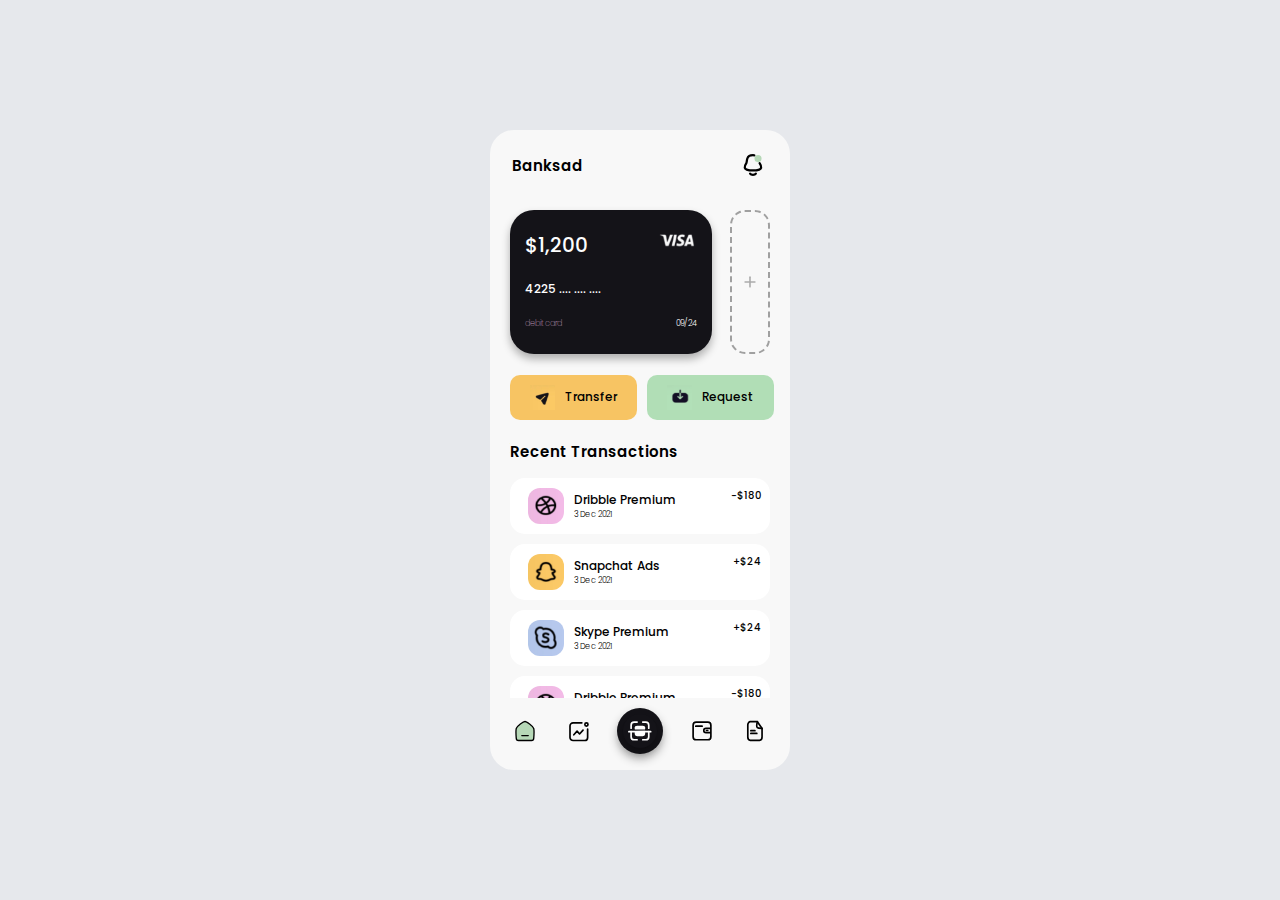
<file: index.html>
<html>
  <head>
    <link rel="stylesheet" href="styles.css" />
    <link rel="stylesheet" href="styles_P2.css" />
    <link rel="preconnect" href="https://fonts.googleapis.com">
    <link rel="preconnect" href="https://fonts.gstatic.com" crossorigin>
    <meta name="viewport" content="width=device-width; user-scalable=no; initial-scale=1.0; maximum-scale=1.0;" />
    <link href="https://fonts.googleapis.com/css2?family=Montserrat:ital,wght@0,600;1,600&family=Poppins:ital,wght@0,100;0,200;0,300;0,400;0,500;0,600;0,700;0,800;0,900;1,100;1,200;1,300;1,400;1,500;1,600;1,700;1,800;1,900&display=swap" rel="stylesheet">
  </head>
  <body>
    <div class="page">
      <div class="screen">
        <div class="page_1">
          <div class="header">
            <div class="logo">
              <h1>Banksad</h1>
            </div>
            <div class="notification">
              <img class="icon" src="banking img/notification.svg" id="notification">
            </div> 
          </div>
          <div class="screen_content">
            <div class="action">
              <div class="card_display">
                <div class="active_card">
                  <div class="card_content">
                    <div class="header_card">
                      <div class="card_text" id="card_amount" >
                        <h6>$1,200</h6>
                        </div>
                      <img class="card-logo" src="banking img/visa.jpg" id="Visa">
                    </div>
                    <div class="card_text" id="card_body" >
                      <div class="card_text" id="card_number">
                      <h3>4225 .... .... ....</h3>
                    </div>
                    </div>
                    <div class="card_text" id="footer_card">
                      <h7>debit card</h7>
                      <h4>09/24</h4>
                    </div>
                  </div>
                </div>
                <div class="add_card">
                  <img class="icon" src="banking img/plus_card.svg" id="plus">
                </div>
              </div>
              <div class="action_buttons">
                <a href="page2.html" class="button transfer">
                  <img class="icon" src="banking img/transfer.jpg" id="transfer">
                  <h3>Transfer</h3>
                </a>
                <div class="button request">
                  <img class="icon" src="banking img/request.jpg" id="request">
                  <h3>Request</h3>
                </div>
              </div>
            </div>
            <div class="transactions">
              <div class="transaction_header">
                <h2>Recent Transactions</h2>
              </div>
              <div class="transaction_scroll">
                <div class="transactions_wrap" id="dribble">
                  <div class="icon_transaction">
                    <img class="icon" src="banking img/Dribble_premium.jpg" id="dribble">
                  </div>
                  <div class="transaction_textwrap">
                    <div class="header_transaction">
                      <h3>Dribble Premium</h3>
                      <h4>3 Dec 2021</h4>
                    </div>
                    <div class="income"><h5>-$180</h5></div>
                  </div>
                </div>
                <div class="transactions_wrap">
                  <div class="icon_transaction">
                    <img class="icon" src="banking img/snapchat_ads.jpg" id="snapchat">
                  </div>
                  <div class="transaction_textwrap">
                    <div class="header_transaction">
                      <h3>Snapchat Ads</h3>
                      <h4>3 Dec 2021</h4>
                    </div>
                    <div class="income"><h5>+$24</h5></div>
                  </div>
                </div>
                <div class="transactions_wrap">
                  <div class="icon_transaction">
                    <img class="icon" src="banking img/Skype_premium.jpg" id="skype">
                  </div>
                  <div class="transaction_textwrap">
                    <div class="header_transaction">
                      <h3>Skype Premium</h3>
                      <h4>3 Dec 2021</h4>
                    </div>
                    <div class="income"><h5>+$24</h5></div>
                  </div>
                </div>
                <div class="transactions_wrap" id="dribble">
                  <div class="icon_transaction">
                    <img class="icon" src="banking img/Dribble_premium.jpg" id="dribble">
                  </div>
                  <div class="transaction_textwrap">
                    <div class="header_transaction">
                      <h3>Dribble Premium</h3>
                      <h4>3 Dec 2021</h4>
                    </div>
                    <div class="income"><h5>-$180</h5></div>
                  </div>
                </div>
                <div class="transactions_wrap">
                  <div class="icon_transaction">
                    <img class="icon" src="banking img/snapchat_ads.jpg" id="snapchat">
                  </div>
                  <div class="transaction_textwrap">
                    <div class="header_transaction">
                      <h3>Snapchat Ads</h3>
                      <h4>3 Dec 2021</h4>
                    </div>
                    <div class="income"><h5>+$24</h5></div>
                  </div>
                </div>
                <div class="transactions_wrap">
                  <div class="icon_transaction">
                    <img class="icon" src="banking img/Skype_premium.jpg" id="skype">
                  </div>
                  <div class="transaction_textwrap">
                    <div class="header_transaction">
                      <h3>Skype Premium</h3>
                      <h4>3 Dec 2021</h4>
                    </div>
                    <div class="income"><h5>+$24</h5></div>
                  </div>
                </div> 
              </div> 
            </div>
            <div class="icon nav_footer">
              <img class="icon nav_icon" src="banking img/home.svg" id="home">
              <img class="icon nav_icon" src="banking img/icon2.svg" id="icon2">
              <div class="icon scan_icon"><img class="scan_icon icon nav_icon" src="banking img/scanner.svg" id="scanner"></div>
              <img class="icon nav_icon" src="banking img/journal.svg" id="journal">
              <img class="icon nav_icon" src="banking img/doc.svg" id="doc">
            </div>
          </div> 
        </div>
        
      </div>
    </div>
  </body>
</html>
</file>
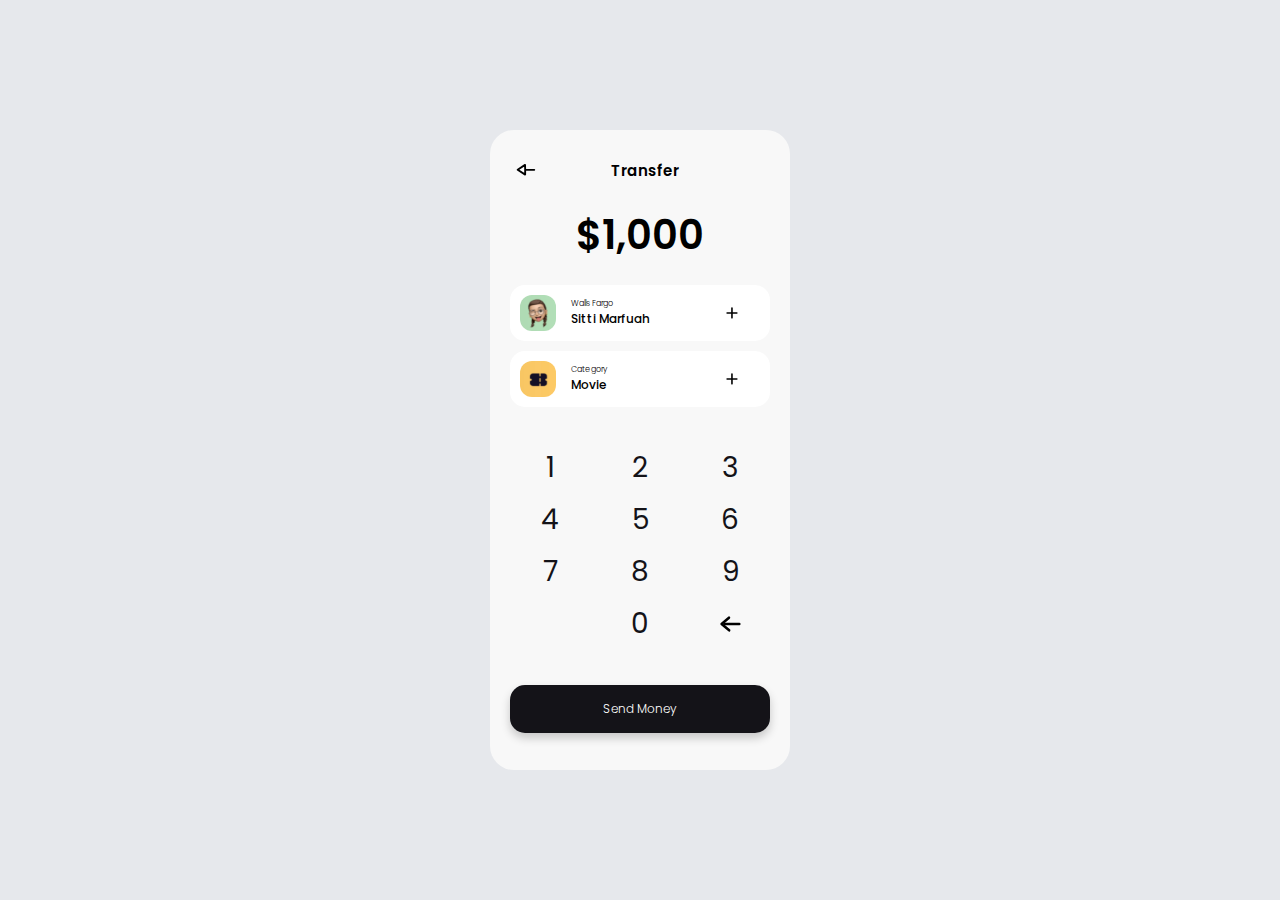
<file: page2.html>
<html>
  <head>
    <link rel="stylesheet" href="styles.css" />
    <link rel="stylesheet" href="styles_P2.css" />
    <link rel="preconnect" href="https://fonts.googleapis.com">
    <link rel="preconnect" href="https://fonts.gstatic.com" crossorigin>
    <meta name="viewport" content="width=device-width, initial-scale=1.0" />
    <link href="https://fonts.googleapis.com/css2?family=Montserrat:ital,wght@0,600;1,600&family=Poppins:ital,wght@0,100;0,200;0,300;0,400;0,500;0,600;0,700;0,800;0,900;1,100;1,200;1,300;1,400;1,500;1,600;1,700;1,800;1,900&display=swap" rel="stylesheet">
  </head>
  <body>
    <div class="page">
      <div class="screen">
        <div class="page_2">
  <div class="screen_content">
    <div class="header_p2">
      <div class="notification">
        <a href="index.html">
          <img class="icon" src="banking img/arrow.svg" id="notification">
        </a>
      </div> 
      <div class="logo transfer">
        <h1>Transfer</h1>
      </div>
      
    </div>
    <div class="transfer_amount">
      <h8>$1,000</h8>
    </div>
    <div class="transfer">
      <div class="transfer_button" id="dribble_premium">
        <div class="icon_transfer">
          <img class="icon" src="banking img/emoji.jpg" id="emoji">
        </div>
        <div class="transfer_wrap">
          <div class="transfer_textwrap">
            <h4>Walls Fargo</h4>
            <div class="header_transaction">
              <h3>Sitti Marfuah</h3>
            </div>
          </div>
          <img class="icon" src="banking img/plus.svg" id="plus">
        </div>
      </div>
      
    
      <div class="transfer_button" id="dribble_premium">
        <div class="icon_transfer">
          <img class="icon" src="banking img/movie.jpg" id="movie">
        </div>
        <div class="transfer_wrap">
          <div class="transfer_textwrap">
            <h4>Category</h4>
            <div class="header_transaction">
              <h3>Movie</h3>
            </div>
          </div>
          <img class="icon" src="banking img/plus.svg" id="plus">
        </div>
      </div>
    </div>
    <div class="keypad">
      <button class="key">1</button>
      <button class="key">2</button>
      <button class="key">3</button>
      <button class="key">4</button>
      <button class="key">5</button>
      <button class="key">6</button>
      <button class="key">7</button>
      <button class="key">8</button>
      <button class="key">9</button>
      <button class="key zero">0</button>
      <button class="key back"><img class="icon" src="banking img/arrow_key.svg" id="arrow_key"></button>
    </div>
    <div class="sendmoney_button" id="send_money">
      <h9>Send Money</h9>  
    </div>
  </div>
        </div>
      </div>
    </div>
  </body>
</html>
</file>
<file: styles.css>
.poppins-thin {
  font-family: "Poppins", serif;
  font-weight: 100;
  font-style: normal;
}

.poppins-extralight {
  font-family: "Poppins", serif;
  font-weight: 200;
  font-style: normal;
}

.poppins-light {
  font-family: "Poppins", serif;
  font-weight: 300;
  font-style: normal;
}

.poppins-regular {
  font-family: "Poppins", serif;
  font-weight: 400;
  font-style: normal;
}

.poppins-medium {
  font-family: "Poppins", serif;
  font-weight: 500;
  font-style: normal;
}

.poppins-semibold {
  font-family: "Poppins", serif;
  font-weight: 600;
  font-style: normal;
}

.poppins-bold {
  font-family: "Poppins", serif;
  font-weight: 700;
  font-style: normal;
}

.poppins-extrabold {
  font-family: "Poppins", serif;
  font-weight: 800;
  font-style: normal;
}

.poppins-black {
  font-family: "Poppins", serif;
  font-weight: 900;
  font-style: normal;
}

*{
  padding: 0;
  margin: 0;
}

a {
  text-decoration: none;
}



h2{
  font-family: "Poppins", serif;
  font-weight: 600;
  font-style: normal;
  font-size: 15px;
}

h3{
  font-family: "Poppins", serif;
  font-weight: 500;
  font-style: normal;
  font-size: 12px;
  font-kerning: 2px;
  text-decoration: none;
}

#card_number{
  font-size: 15px !important;
}

#card_body{
  padding-top: 20px;
  padding-bottom: 20px;
}


body{
  padding: 0;
  margin: 0;
}

.page{
  display: flex;
  flex-direction: row;
  align-items: center;
  justify-content: center;
  height: 100vh;
  background: #e6e8ec;
}



.screen{
  border-radius: 0;
  width: 100vw;
  height: 100vh;
  background-color: #f8f8f8;
}

@media (min-width: 640px){
  .screen{
    border-radius: 24px;
    width: 300px;
    height: 640px;
    background-color: #f8f8f8;
  }
}

.screen_content{
  padding: 5px 20px 5px 20px;
}

/*header style*/
h1{
  font-family: "Poppins", serif;
  font-weight: 600;
  font-style: normal;
  font-size: 15px;
}

img.icon {
  width: 30px;
  height: 30px;
}

.header {
  flex-direction: row;
  display: flex;
  padding: 20px 22px 25px 22px;
  justify-content: space-between;
  align-items: center;
}

/*active card section style*/
.card_display{
  flex-direction: row;
  display: flex;
  justify-content: space-between;
  gap: 3%;
}

.active_card{
  background-color: #141318;
  display: flex;
  flex-direction: column;
  border-radius: 24px;
  width: 207px;
  height: 144px;
  box-shadow: 0px 5px 8px rgba(0,0,0,0.3);
  flex-grow: 2; 
}

.card_content{
  padding: 20px 15px;
}

.card_text{
  color: #fdfdfd;
}

h5{
  font-family: "Poppins", serif;
  font-weight: 500;
  font-style: normal;
  font-size: 10px;
}


.header_card{
  display: flex;
  flex-direction: row;
  justify-content: space-between;
}

#footer_card{
  display: flex;
  flex-direction: row;
  justify-content: space-between;
  font-size: 8px;
}



#Visa{
  height: 20px;
}

h6{
  font-family: "Poppins", serif;
  font-weight: 500;
  font-style: normal;
  font-size: 20px;
}

h7{
  font-family: "Poppins", serif;
  font-weight: 200;
  font-style: normal;
  font-size: 8px;
  color: #bd93b4;
}

h4{
  font-family: "Poppins", serif;
  font-weight: 300;
  font-style: normal;
  font-size: 8px;
}


.add_card{
  margin-left: 10px;
  border-style: dashed;
  border-color: #a0a0a0;
  border-radius: 15px;
  display: flex;
  flex-direction: row;
  align-items: center;
  justify-content: center;
  border-width: 2px;
  flex-grow: 1;
}

#plus{
  height: 16px;
  width: 16px;
  padding: 0px 10px;
}

/*action button section*/

.action_buttons {
  display: flex;
  flex-direction: row;
  margin-top: 8%;
  justify-content: space-between;
  gap: 10px;
}

@media (min-width: 640px){
  .action_buttons {
    display: flex;
    flex-direction: row;
    justify-content: space-between; 
  }
}

.action_buttons .button {
  padding: 10px 20px;
  border-radius: 10px;
  display: flex;
  flex-direction: row;
  justify-content: center;
  align-items: center;
  gap: 10px;
  width: 100%;
}

button {
  color: #141318;
}

.action_buttons .button.transfer{
  background-color: #f7c463;
  text-decoration: none;  
  color: #000;  
}

.button:hover{
  box-shadow: 0px 5px 10px rgba(0,0,0,0.1);
}

.action_buttons .button.request{
  background-color: #b1deb6;
}

#transfer{
  width: 25px;
  height: 25px;
}


#request{
  width: 25px;
  height: 25px;
}


/*transactions*/

.transfer{
  gap: 20px;
}
.transaction_header{
  padding-top: 20px;
  display: flex;
  align-items: end;
  padding-bottom: 5px;
}

.transactions_wrap{
  margin: 10px 0;
  background-color: #ffffff;
  padding: 5px 8px;
  border-radius: 15px;
  display: flex;
  flex-direction: row;
}

.transactions_wrap:hover{
  box-shadow: 0px 4px 8px rgba(0,0,0,0.08);
}

.transaction_textwrap{
  display: flex;
  flex-direction: row;
  align-items: center;
  width: 100%;
  justify-content: space-between;
}
.transaction_button{
  justify-content: space-between;
}

.transaction_button:hover{
  box-shadow: 0px 5px 10px rgba(0,0,0,0.1);
}
.header_transaction{
  flex-direction: column;
  display: flex;
  justify-content: space-between;
}

.icon_transaction{
  margin: 5px 10px;
  padding: 3px;
  scale: 1.2;
}
.icon_transaction #dribble{
  background-color: #f2bbe6;
  border-radius: 10px;
}

.icon_transaction #snapchat{
  background-color: #fac865;
  border-radius: 10px;
}

.icon_transaction #skype{
  background-color: #b6c9ed;
  border-radius: 10px;
}

.transaction_scroll{
  height: 230px;
  overflow: auto;
  scrollbar-width: none; 
  -ms-overflow-style: none;
}

.income{
  padding-bottom: 20px;
}
.transaction_scroll::-webkit-scrollbar{
  display: none;
}

.nav_footer{
  display: flex;
  flex-direction: row;
  align-items: center;
  justify-content: space-between;
  padding: 10px 0px;
}

.scan_icon{
  background-color: #141318;
  border-radius: 50px;
  padding: 4px;
  box-shadow: 0px 5px 10px rgba(0,0,0,0.3);
}

.nav_icon{
  scale: 0.9;
}

.action_buttons .button.transfer a {
  text-decoration: none;  /* Remove the underline */
  color: inherit;         /* Ensure the text color is inherited from the parent */
}

/* Optionally: remove the color change when hovering over the link */
.action_buttons .button.transfer a:hover {
  color: inherit;
}
</file>
<file: styles_P2.css>
.screen_content{
  padding: 5px 20px 5px 20px;
}



.header_p2 {
  flex-direction: row;
  display: flex;
  padding-top: 20px;
  padding-bottom: 20px;
  justify-content: space-between;
  align-items: center;
  max-width: 65%;
}

.transfer{
  gap: 50px;
}
.transfer_amount h8{
  font-family: "Poppins", serif;
  font-weight: 600;
  font-style: normal;
  font-size: 40px;
  display: flex;
  align-items: center;
  justify-content: center;
  margin-bottom: 20px;
}

.transfer_button{
  background-color: #ffffff;
  padding: 5px 0px;
  border-radius: 15px;
  display: flex;
  flex-direction: row;
  align-items: center;
  margin: 10px 0px;
}



.transfer_button:hover{
  box-shadow: 0px 5px 10px rgba(0,0,0,0.1);
}

.transfer_wrap{
  display: flex;
  flex-direction: row;
  align-items: center;
  justify-content:space-between;
  width: 100%;
  padding-left: 5px;
  padding-right: 20px;
}

.icon_transfer{
  margin: 5px 10px;
  padding: 3px;
  scale: 1.2;
}

.icon_transfer #emoji{
  background-color: #b1deb6;
  border-radius: 10px;
}

.icon_transfer #movie{
  background-color: #fac765;
  border-radius: 10px;
}

.keypad{
  display: grid;
  grid-template-columns: repeat(3, 1fr); /* 3 equal columns */
  grid-template-rows: repeat(4, 1fr);    /* 4 rows */
  gap: 10px;
  margin-top: 40px;
  margin-bottom: 40px;
}

.key{
  background-color: transparent;
  border: none;
  font-family: "Poppins", serif;
  font-weight: 400;
  font-style: normal;
  font-size: 28px;
  display: flex;
  justify-content: center;
  align-items: center;
  cursor: pointer;
  color: #141318;
}



/* Special styles for "0" and back arrow */
.zero {
  grid-column: 2; /* Center "0" in the middle column */
}

.back {
  grid-column: 3; /* Place back arrow button in the third column */
}

h9{
  font-family: "Poppins", serif;
  font-weight: 300;
  font-style: normal;
  font-size: 12px;
  color: #ffffff;
  padding: 10px;
  
}

.sendmoney_button{
  align-items: center;
}

.sendmoney_button{
  background-color: #141318;
  padding: 5px 0px;
  border-radius: 15px;
  display: flex;
  align-items: center;
  align-items: center;
  justify-content: center;
  display: flex;
  flex-direction: row;
  width: 100%;
  box-shadow: 0px 5px 10px rgba(0,0,0,0.2);
}
</file>
